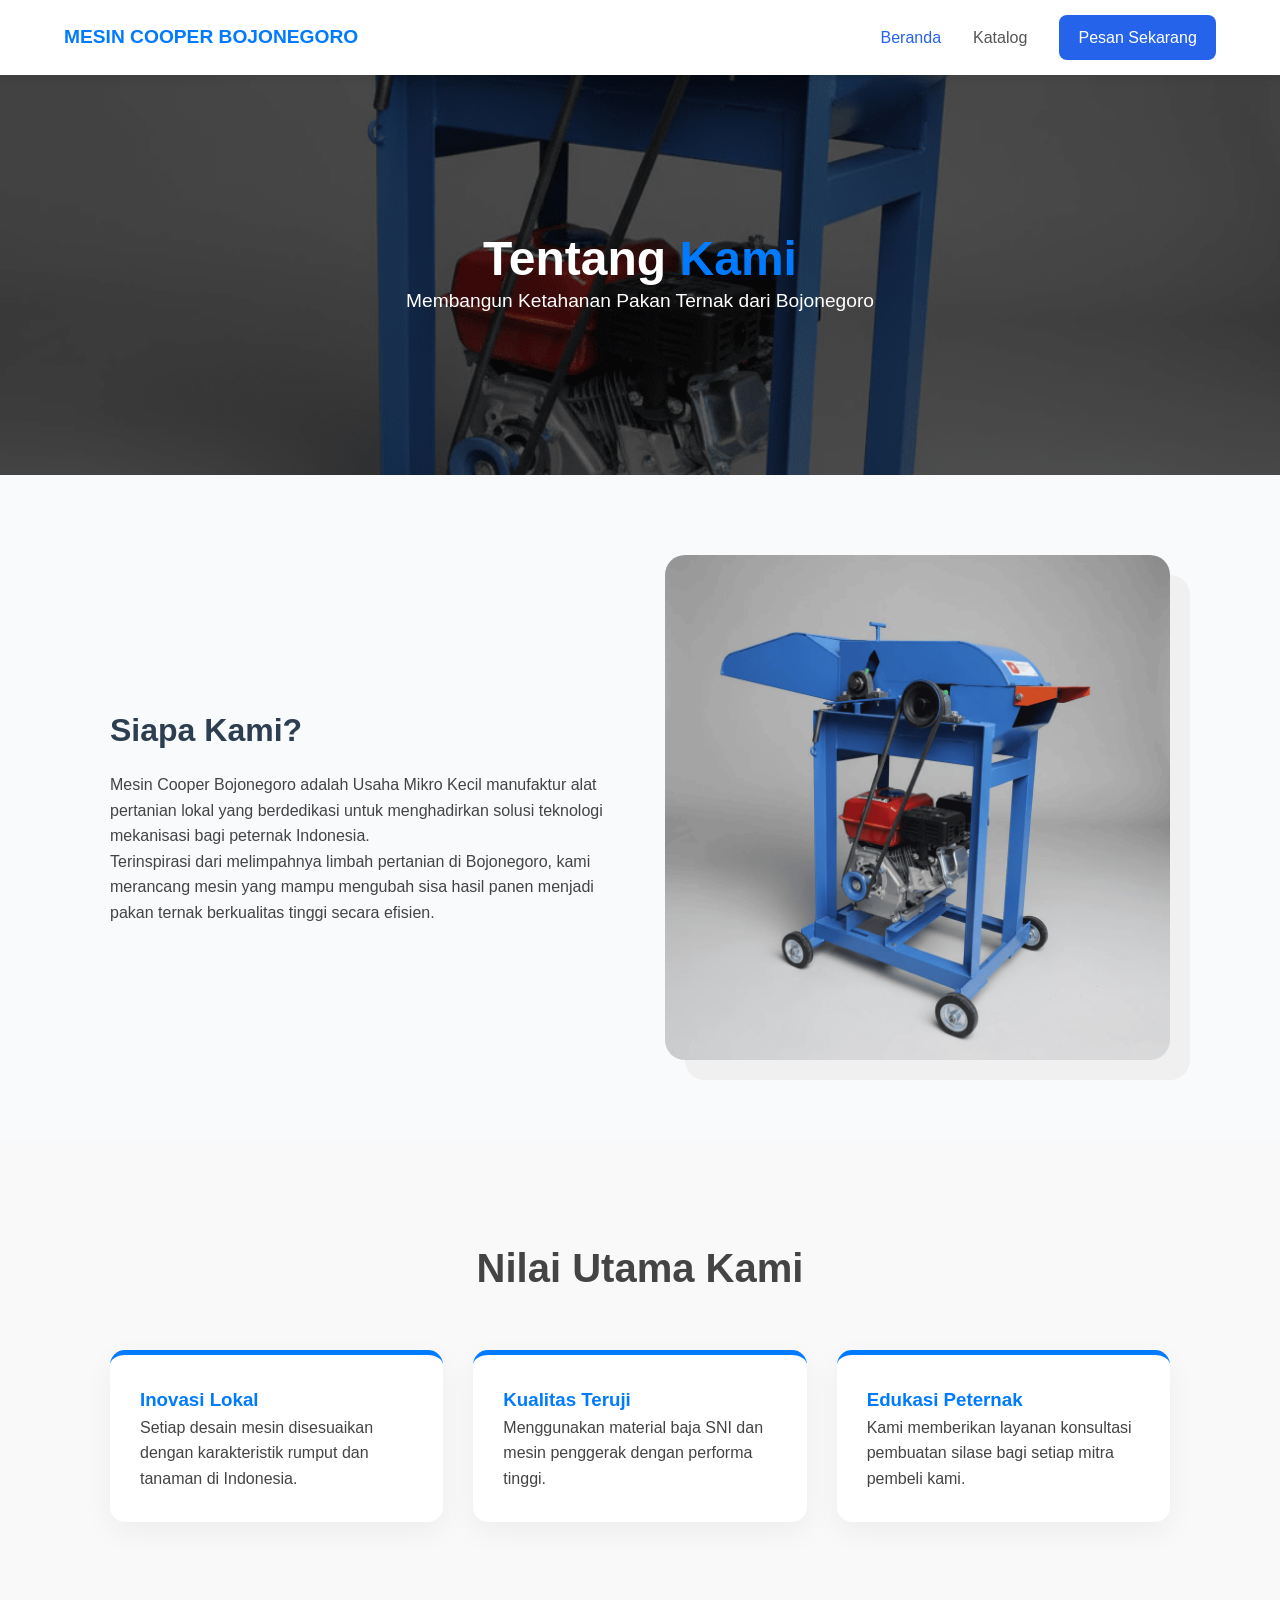
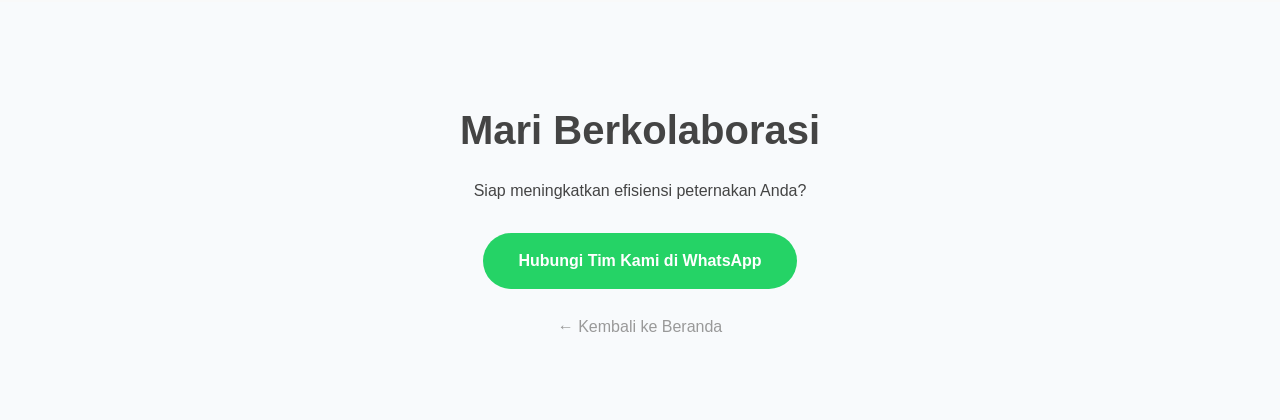
<file: About/index.html>
<!DOCTYPE html>
<html lang="id">
<head>
    <meta charset="UTF-8">
    <meta name="viewport" content="width=device-width, initial-scale=1.0">
    <title>Tentang Kami | Mesin Cooper Bojonegoro</title>
    <link rel="stylesheet" href="../style/main.css">
    <style>
        :root { --biru-utama: #007bff; --hitam-tegas: #2c3e50; }
        body { font-family: 'Inter', sans-serif; margin: 0; color: #444; line-height: 1.6; }
        
        /* Tambahan Style untuk Navigasi Atas */
        .navbar {
            display: flex;
            justify-content: space-between;
            align-items: center;
            padding: 15px 5%;
            background: white;
            box-shadow: 0 2px 10px rgba(0,0,0,0.1);
            position: sticky;
            top: 0;
            z-index: 1000;
        }
        .nav-logo { font-weight: bold; color: var(--biru-utama); text-decoration: none; font-size: 1.2rem; }
        .nav-links { list-style: none; display: flex; align-items: center; margin: 0; padding: 0; }
        .nav-links li { margin-left: 25px; }
        .nav-links a { text-decoration: none; color: #555; font-weight: 500; transition: 0.3s; }
        .nav-links a:hover { color: var(--biru-utama); }
        .btn-nav-pesan {
            background: var(--biru-utama);
            color: white !important;
            padding: 8px 20px;
            border-radius: 5px;
        }
        .btn-nav-pesan:hover { background: #0056b3 !important; }

        /* Section Hero (Gambar Background) */
        .hero-about {
            background: linear-gradient(rgba(0,0,0,0.6), rgba(0,0,0,0.6)), url('../public/BM Utama .png');
            background-size: cover; background-position: center;
            height: 400px; display: flex; align-items: center; justify-content: center;
            color: white; text-align: center;
        }
        .hero-about h1 { font-size: 3rem; margin: 0; }

        /* Section Visi Misi */
        .section-padding { padding: 80px 20px; max-width: 1100px; margin: auto; }
        .grid-2 { display: grid; grid-template-columns: 1fr 1fr; gap: 50px; align-items: center; }
        
        /* Kotak Nilai (Value) */
        .value-grid { display: grid; grid-template-columns: repeat(auto-fit, minmax(250px, 1fr)); gap: 30px; margin-top: 40px; }
        .value-card { 
            padding: 30px; border-radius: 15px; background: #fff; 
            box-shadow: 0 10px 30px rgba(0,0,0,0.05); border-top: 5px solid var(--biru-utama);
            transition: 0.3s;
        }
        .value-card:hover { transform: translateY(-10px); }
        .value-card h3 { color: var(--biru-utama); margin-top: 0; }

        .btn-wa-about {
            display: inline-block; background: #25d366; color: white; padding: 15px 35px;
            border-radius: 50px; text-decoration: none; font-weight: bold; margin-top: 30px;
        }
    </style>
</head>
<body>

    <!-- Navigasi Atas -->
    <nav class="navbar">
        <a href="../index.html" class="nav-logo">MESIN COOPER BOJONEGORO</a>
        <ul class="nav-links">
            <a href="index.html" class="active">Beranda</a>
            <a href="../Katalog/index.html">Katalog</a>
            <a href="../Order/index.html" class="nav-cta">Pesan Sekarang</a>
        </ul>
    </nav>

    <header class="hero-about">
        <div>
            <h1>Tentang <span style="color: var(--biru-utama);">Kami</span></h1>
            <p style="font-size: 1.2rem;">Membangun Ketahanan Pakan Ternak dari Bojonegoro</p>
        </div>
    </header>

    <section class="section-padding">
        <div class="grid-2">
            <div>
                <h2 style="color: var(--hitam-tegas); font-size: 2rem;">Siapa Kami?</h2>
                <p>Mesin Cooper Bojonegoro adalah Usaha Mikro Kecil manufaktur alat pertanian lokal yang berdedikasi untuk menghadirkan solusi teknologi mekanisasi bagi peternak Indonesia.</p>
                <p>Terinspirasi dari melimpahnya limbah pertanian di Bojonegoro, kami merancang mesin yang mampu mengubah sisa hasil panen menjadi pakan ternak berkualitas tinggi secara efisien.</p>
            </div>
            <img src="../public/BM Utama .png" style="width: 100%; border-radius: 20px; box-shadow: 20px 20px 0px #f0f0f0;">
        </div>
    </section>

    <section style="background: #f9f9f9;">
        <div class="section-padding">
            <h2 style="text-align: center; margin-bottom: 50px;">Nilai Utama Kami</h2>
            <div class="value-grid">
                <div class="value-card">
                    <h3>Inovasi Lokal</h3>
                    <p>Setiap desain mesin disesuaikan dengan karakteristik rumput dan tanaman di Indonesia.</p>
                </div>
                <div class="value-card">
                    <h3>Kualitas Teruji</h3>
                    <p>Menggunakan material baja SNI dan mesin penggerak dengan performa tinggi.</p>
                </div>
                <div class="value-card">
                    <h3>Edukasi Peternak</h3>
                    <p>Kami memberikan layanan konsultasi pembuatan silase bagi setiap mitra pembeli kami.</p>
                </div>
            </div>
        </div>
    </section>

    <section class="section-padding" style="text-align: center;">
        <h2>Mari Berkolaborasi</h2>
        <p>Siap meningkatkan efisiensi peternakan Anda?</p>
        <a href="https://wa.me" class="btn-wa-about">Hubungi Tim Kami di WhatsApp</a>
        <br><br>
        <a href="../index.html" style="color: #999; text-decoration: none;">← Kembali ke Beranda</a>
    </section>

</body>
</html>
</file>
<file: style/main.css>
/* 1. RESET & BASE STYLES */
* {
    margin: 0;
    padding: 0;
    box-sizing: border-box;
    font-family: 'Plus Jakarta Sans', sans-serif;
}

body {
    background-color: #f8fafc;
    color: #1e293b;
    line-height: 1.6;
}

/* 2. NAVBAR MODERN */
.navbar-modern {
    display: flex;
    justify-content: space-between;
    align-items: center;
    padding: 0.5rem 10%;
    background: rgba(255, 255, 255, 0.9);
    backdrop-filter: blur(10px);
    position: sticky;
    top: 0;
    z-index: 1000;
    border-bottom: 1px solid #e2e8f0;
}

.logo {
    font-weight: 800;
    font-size: 1.25rem;
    letter-spacing: -0.5px;
}

.logo span {
    color: #2563eb;
}

.nav-links a {
    text-decoration: none;
    color: #64748b;
    margin-left: 2rem;
    font-weight: 600;
    transition: 0.3s;
}

.nav-links a:hover, .nav-links a.active {
    color: #2563eb;
}

.nav-cta {
    background: #2563eb;
    color: white !important;
    padding: 0.6rem 1.2rem;
    border-radius: 8px;
}

/* 3. HERO SECTION */
#hero-premium {
    padding: 0.5rem 10%;
    background: linear-gradient(135deg, #ffffff 0%, #f1f5f9 100%);
    text-align: center;
}

.badge-new {
    background: #dbeafe;
    color: #2563eb;
    padding: 0.5rem 1rem;
    border-radius: 50px;
    font-size: 0.8rem;
    font-weight: 700;
}

h1 {
    font-size: 3.5rem;
    margin: 0.5rem 0;
    font-weight: 800;
    line-height: 1.1;
}

.text-gradient {
    background: linear-gradient(to right, #2563eb, #3b82f6);
    -webkit-background-clip: text;
    background-clip: text; /* Ini adalah baris tambahan yang diminta VS Code */
    -webkit-text-fill-color: transparent;
}
#hero-premium p {
    max-width: 600px;
    margin: 0 auto 2.5rem;
    color: #64748b;
    font-size: 1.1rem;
}

.hero-buttons {
    display: flex;
    justify-content: center;
    gap: 1rem;
}

.btn-primary {
    background: #2563eb;
    color: white;
    padding: 1rem 2rem;
    border-radius: 12px;
    text-decoration: none;
    font-weight: 700;
    box-shadow: 0 10px 15px -3px rgba(37, 99, 235, 0.3);
}

.btn-secondary {
    border: 2px solid #e2e8f0;
    color: #1e293b;
    padding: 1rem 2rem;
    border-radius: 12px;
    text-decoration: none;
    font-weight: 700;
}

/* 4. INTRO SECTION (ABOUT US) */
.container {
    padding: 5rem 10%;
}

.intro-grid {
    display: grid;
    grid-template-columns: 1fr 1fr;
    gap: 4rem;
    align-items: center;
}

.img-main {
    width: 100%;
    border-radius: 24px;
    box-shadow: 0 20px 25px -5px rgba(0, 0, 0, 0.1);
}

.label {
    color: #2563eb;
    font-weight: 800;
    font-size: 0.9rem;
}

h2 {
    font-size: 2.5rem;
    margin: 1rem 0;
    font-weight: 800;
}

.features {
    list-style: none;
    margin-top: 1.5rem;
}

.features li {
    margin-bottom: 0.8rem;
    font-weight: 600;
}

.features span {
    color: #22c55e;
    margin-right: 0.5rem;
}

/* 5. TABLE SECTION */
.price-section-modern {
    margin-top: 5rem;
}

.section-header {
    text-align: center;
    margin-bottom: 3rem;
}

.table-card {
    background: white;
    padding: 1rem;
    border-radius: 20px;
    box-shadow: 0 4px 6px -1px rgba(0, 0, 0, 0.05);
    overflow: hidden;
    border: 1px solid #e2e8f0;
}

.table-produk {
    width: 100%;
    border-collapse: collapse;
}

.table-produk th {
    background: #f8fafc;
    padding: 1.2rem;
    text-align: left;
    font-weight: 700;
    color: #64748b;
}

.table-produk td {
    padding: 1.2rem;
    border-bottom: 1px solid #f1f5f9;
}

.table-produk tr:last-child td {
    border-bottom: none;
}

/* 6. WHATSAPP FLOAT */
.wa-wrapper {
    position: fixed;
    bottom: 2rem;
    right: 2rem;
    display: flex;
    align-items: center;
    gap: 1rem;
    z-index: 999;
}

.wa-text {
    background: white;
    padding: 0.5rem 1rem;
    border-radius: 10px;
    font-weight: 700;
    box-shadow: 0 4px 6px rgba(0,0,0,0.1);
}

.wa-float {
    background: #22c55e;
    width: 60px;
    height: 60px;
    border-radius: 50%;
    display: flex;
    justify-content: center;
    align-items: center;
    box-shadow: 0 10px 15px rgba(34, 197, 94, 0.3);
}

.wa-float img {
    width: 30px;
}

/* 7. FOOTER */
.footer-modern {
    text-align: center;
    padding: 3rem;
    background: #1e293b;
    color: #94a3b8;
    margin-top: 5rem;
}
/* Update pada style.css Anda */
.table-produk {
    width: 100%;
    border-collapse: collapse;
    background: #fff;
    border-radius: 12px;
    overflow: hidden;
    box-shadow: 0 10px 30px rgba(0,0,0,0.05);
}

.table-produk th {
    background-color: #1a1a1a;
    color: #fff;
    padding: 18px;
    text-align: left;
}

.table-produk td {
    padding: 16px;
    border-bottom: 1px solid #eee;
    transition: all 0.3s ease; /* Transisi halus */
}

/* Efek Hover pada Baris */
.table-produk tbody tr:hover {
    background-color: #f8fff9; /* Hijau pucat yang segar */
    transform: scale(1.01); /* Efek sedikit membesar */
    box-shadow: inset 4px 0 0 #2ecc71; /* Aksen garis hijau di kiri */
}

.table-produk tr:hover td {
    color: #27ae60;
    font-weight: 500;
}
/* Animasi Berdenyut */
@keyframes pulse-green {
    0% { transform: scale(0.95); box-shadow: 0 0 0 0 rgba(37, 211, 102, 0.7); }
    70% { transform: scale(1); box-shadow: 0 0 0 15px rgba(37, 211, 102, 0); }
    100% { transform: scale(0.95); box-shadow: 0 0 0 0 rgba(37, 211, 102, 0); }
}

.wa-float {
    position: fixed;
    bottom: 30px;
    right: 30px;
    background-color: #25d366;
    color: #fff;
    border-radius: 50px;
    padding: 12px;
    z-index: 100;
    display: flex;
    align-items: center;
    box-shadow: 2px 2px 10px rgba(0,0,0,0.2);
    animation: pulse-green 2s infinite; /* Mengaktifkan animasi */
}

.wa-text {
    margin-right: 10px;
    font-weight: 600;
    font-size: 14px;
}
/* --- KATALOG SECTION --- */
.katalog-section {
    padding: 60px 0;
}

.product-grid {
    display: grid;
    grid-template-columns: repeat(auto-fit, minmax(300px, 1fr));
    gap: 30px;
    margin-top: 40px;
}

.product-card {
    background: #fff;
    border-radius: 15px;
    overflow: hidden;
    border: 1px solid #eee;
    transition: transform 0.3s ease, box-shadow 0.3s ease;
}

.product-card:hover {
    transform: translateY(-10px);
    box-shadow: 0 20px 40px rgba(0,0,0,0.1);
}

.product-image {
    position: relative;
    background: #f9f9f9;
    height: 220px;
    display: flex;
    align-items: center;
    justify-content: center;
}

.product-image img {
    max-height: 80%;
    object-fit: contain;
}

.product-badge {
    position: absolute;
    top: 15px;
    left: 15px;
    background: #27ae60;
    color: white;
    padding: 5px 12px;
    font-size: 12px;
    font-weight: 700;
    border-radius: 5px;
    text-transform: uppercase;
}

.product-badge.premium {
    background: #e67e22;
}

.product-info {
    padding: 25px;
}

.product-info h3 {
    margin: 0 0 10px 0;
    font-size: 1.4rem;
}

.spec-list {
    list-style: none;
    padding: 0;
    margin: 15px 0;
    font-size: 13px;
    color: #666;
}

.spec-list li::before {
    content: "•";
    color: #27ae60;
    font-weight: bold;
    margin-right: 8px;
}

.product-footer {
    display: flex;
    justify-content: space-between;
    align-items: center;
    margin-top: 20px;
    padding-top: 20px;
    border-top: 1px solid #eee;
}

.price {
    font-weight: 800;
    color: #1a1a1a;
    font-size: 1.1rem;
}

.btn-sm {
    padding: 8px 18px;
    background: #1a1a1a;
    color: #fff;
    text-decoration: none;
    border-radius: 5px;
    font-size: 13px;
    transition: background 0.3s;
}

.btn-sm:hover {
    background: #27ae60;
}
/* --- TESTIMONI SECTION --- */
.testi-section {
    padding: 80px 0;
    background-color: #fcfcfc;
}

.testi-grid {
    display: grid;
    grid-template-columns: repeat(auto-fit, minmax(280px, 1fr));
    gap: 25px;
    margin-top: 40px;
}

.testi-card {
    background: #fff;
    padding: 30px;
    border-radius: 15px;
    box-shadow: 0 5px 20px rgba(0,0,0,0.03);
    border: 1px solid #f0f0f0;
    position: relative;
}

.testi-card::before {
    content: '"';
    position: absolute;
    top: 10px;
    right: 20px;
    font-size: 80px;
    color: #f1f1f1;
    font-family: serif;
    line-height: 1;
}

.stars {
    color: #f1c40f;
    margin-bottom: 15px;
    font-size: 14px;
}

.testi-card p {
    font-style: italic;
    color: #444;
    line-height: 1.6;
    margin-bottom: 20px;
    position: relative;
    z-index: 1;
}

.user-info strong {
    display: block;
    color: #1a1a1a;
    font-size: 15px;
}

.user-info span {
    font-size: 13px;
    color: #888;
}

.client-logos {
    margin-top: 60px;
    text-align: center;
    border-top: 1px solid #eee;
    padding-top: 40px;
}

.client-logos span {
    font-size: 12px;
    letter-spacing: 2px;
    color: #999;
    text-transform: uppercase;
    font-weight: 700;
}

.logo-flex {
    margin-top: 20px;
    font-weight: 600;
    color: #bbb;
    font-size: 14px;
}
/* --- FORMULIR PEMESANAN (Order Page) --- */
.order-form-section {
    max-width: 600px; /* Agar form tidak terlalu lebar di layar laptop */
    margin: 50px auto;
    padding: 40px;
    background: #ffffff;
    border-radius: 20px;
    box-shadow: 0 15px 50px rgba(0,0,0,0.08);
}

.order-form-section h2 {
    text-align: center;
    color: #1a1a1a;
    margin-bottom: 10px;
}

.order-form-section p {
    text-align: center;
    color: #666;
    margin-bottom: 30px;
}

.order-form {
    display: flex;
    flex-direction: column;
    gap: 20px;
}

.input-group {
    display: flex;
    flex-direction: column;
    gap: 8px;
}

.input-group label {
    font-weight: 600;
    font-size: 14px;
    color: #333;
}

.input-group input, 
.input-group select {
    padding: 12px 15px;
    border: 1px solid #ddd;
    border-radius: 8px;
    font-size: 15px;
    outline: none;
    transition: border-color 0.3s, box-shadow 0.3s;
}

.input-group input:focus, 
.input-group select:focus {
    border-color: #27ae60;
    box-shadow: 0 0 0 3px rgba(39, 174, 96, 0.1);
}

/* INFO PEMBAYARAN BOX */
.payment-info {
    background-color: #f9f9f9;
    padding: 20px;
    border-radius: 10px;
    border-left: 5px solid #27ae60;
    margin: 10px 0;
}

.payment-info h4 {
    margin-top: 0;
    color: #1a1a1a;
    font-size: 16px;
}

.payment-info p {
    text-align: left; /* Berbeda dengan p di section */
    font-size: 14px;
    margin: 5px 0;
    color: #444;
}

/* TOMBOL KONFIRMASI */
.btn-submit-wa {
    background-color: #25d366;
    color: white;
    padding: 16px;
    border: none;
    border-radius: 10px;
    font-weight: 700;
    font-size: 16px;
    cursor: pointer;
    transition: 0.3s;
    text-align: center;
    display: block;
    text-decoration: none;
}

.btn-submit-wa:hover {
    background-color: #128c7e;
    transform: translateY(-2px);
    box-shadow: 0 5px 15px rgba(37, 211, 102, 0.3);
}

/* Responsif Mobile */
@media (max-width: 480px) {
    .order-form-section {
        padding: 25px;
        margin: 20px;
    }
}
/* Pastikan kode ini ada di dalam style.css utama Anda */

.order-form-section {
    max-width: 500px;
    margin: 50px auto;
    background: #fff;
    padding: 40px;
    border-radius: 15px;
    box-shadow: 0 10px 30px rgba(0,0,0,0.1);
}

.input-group {
    margin-bottom: 20px;
    display: flex;
    flex-direction: column;
}

.input-group label {
    font-weight: 600;
    margin-bottom: 8px;
}

.input-group input, .input-group select {
    padding: 12px;
    border: 1px solid #ddd;
    border-radius: 8px;
    outline: none;
}

.btn-submit-wa {
    width: 100%;
    background: #25d366;
    color: white;
    padding: 15px;
    border: none;
    border-radius: 8px;
    font-weight: bold;
    cursor: pointer;
}
/* --- 8. RESPONSIVE OPTIMIZATION (Poin 5) --- */

/* Pengaturan Layar Tablet & Mobile (< 1024px) */
@media (max-width: 1024px) {
    .navbar-modern {
        padding: 0.4rem 5%;
    }

    .nav-links {
        display: none; /* Sembunyikan navigasi teks untuk menyederhanakan UI mobile */
    }

    #hero-premium {
        padding: 2rem 5%;
    }

    h1 {
        font-size: 0.5rem; /* Judul mengecil agar tidak 'balapan' dengan layar */
    }

    .intro-grid {
        grid-template-columns: 1fr; /* Grid berubah dari 2 kolom menjadi 1 kolom (tumpuk) */
        text-align: center;
        gap: 2rem;
    }

    .intro-image-wrapper {
        order: -1; /* Pastikan gambar mesin berada di atas teks saat di mobile */
    }

    .hero-buttons {
        flex-direction: column; /* Tombol tumpuk vertikal agar mudah diklik jempol */
        width: 100%;
        max-width: 300px;
        margin: 0 auto;
    }

    .btn-primary, .btn-secondary {
        width: 100%;
    }
}

/* Pengaturan Khusus Mobile Sederhana (360px - 480px) */
@media (max-width: 480px) {
    .container {
        padding: 3rem 5%;
    }

    h2 {
        font-size: 1.8rem;
    }

    .table-card {
        overflow-x: auto; /* Penting: Tabel bisa di-scroll horizontal agar tidak merusak lebar halaman */
    }

    .product-grid {
        grid-template-columns: 1fr; /* Pastikan kartu katalog memenuhi lebar layar */
    }

    .wa-text {
        display: none; /* Sembunyikan label teks WA agar tidak menutupi konten kecil */
    }
}

/* Pengaturan Layar Sangat Lebar (Desktop XL) */
@media (min-width: 1400px) {
    .container, .navbar-modern, #hero-premium {
        padding-left: 15%;
        padding-right: 15%;
    }
}
/* --- OPTIMASI MOBILE 360px (POIN 5) --- */
@media (max-width: 768px) {
    /* Navbar: Logo di atas, Menu di bawah agar tidak sesak */
    .navbar-modern {
        flex-direction: column;
        gap: 15px;
        padding: 1rem !important;
    }

    /* Hero Section: Judul mengecil agar pas di layar HP */
    h1 {
        font-size: 2.2rem !important;
    }

    /* Tombol: Menumpuk vertikal & lebar penuh (Poin 6) */
    .hero-buttons {
        flex-direction: column;
        width: 100%;
        gap: 10px;
    }

    .btn-primary, .btn-secondary {
        width: 100%;
        text-align: center;
    }

    /* Konten About Us: Gambar di atas, Teks di bawah */
    .intro-grid {
        grid-template-columns: 1fr !important;
        gap: 20px;
    }
}
</file>
